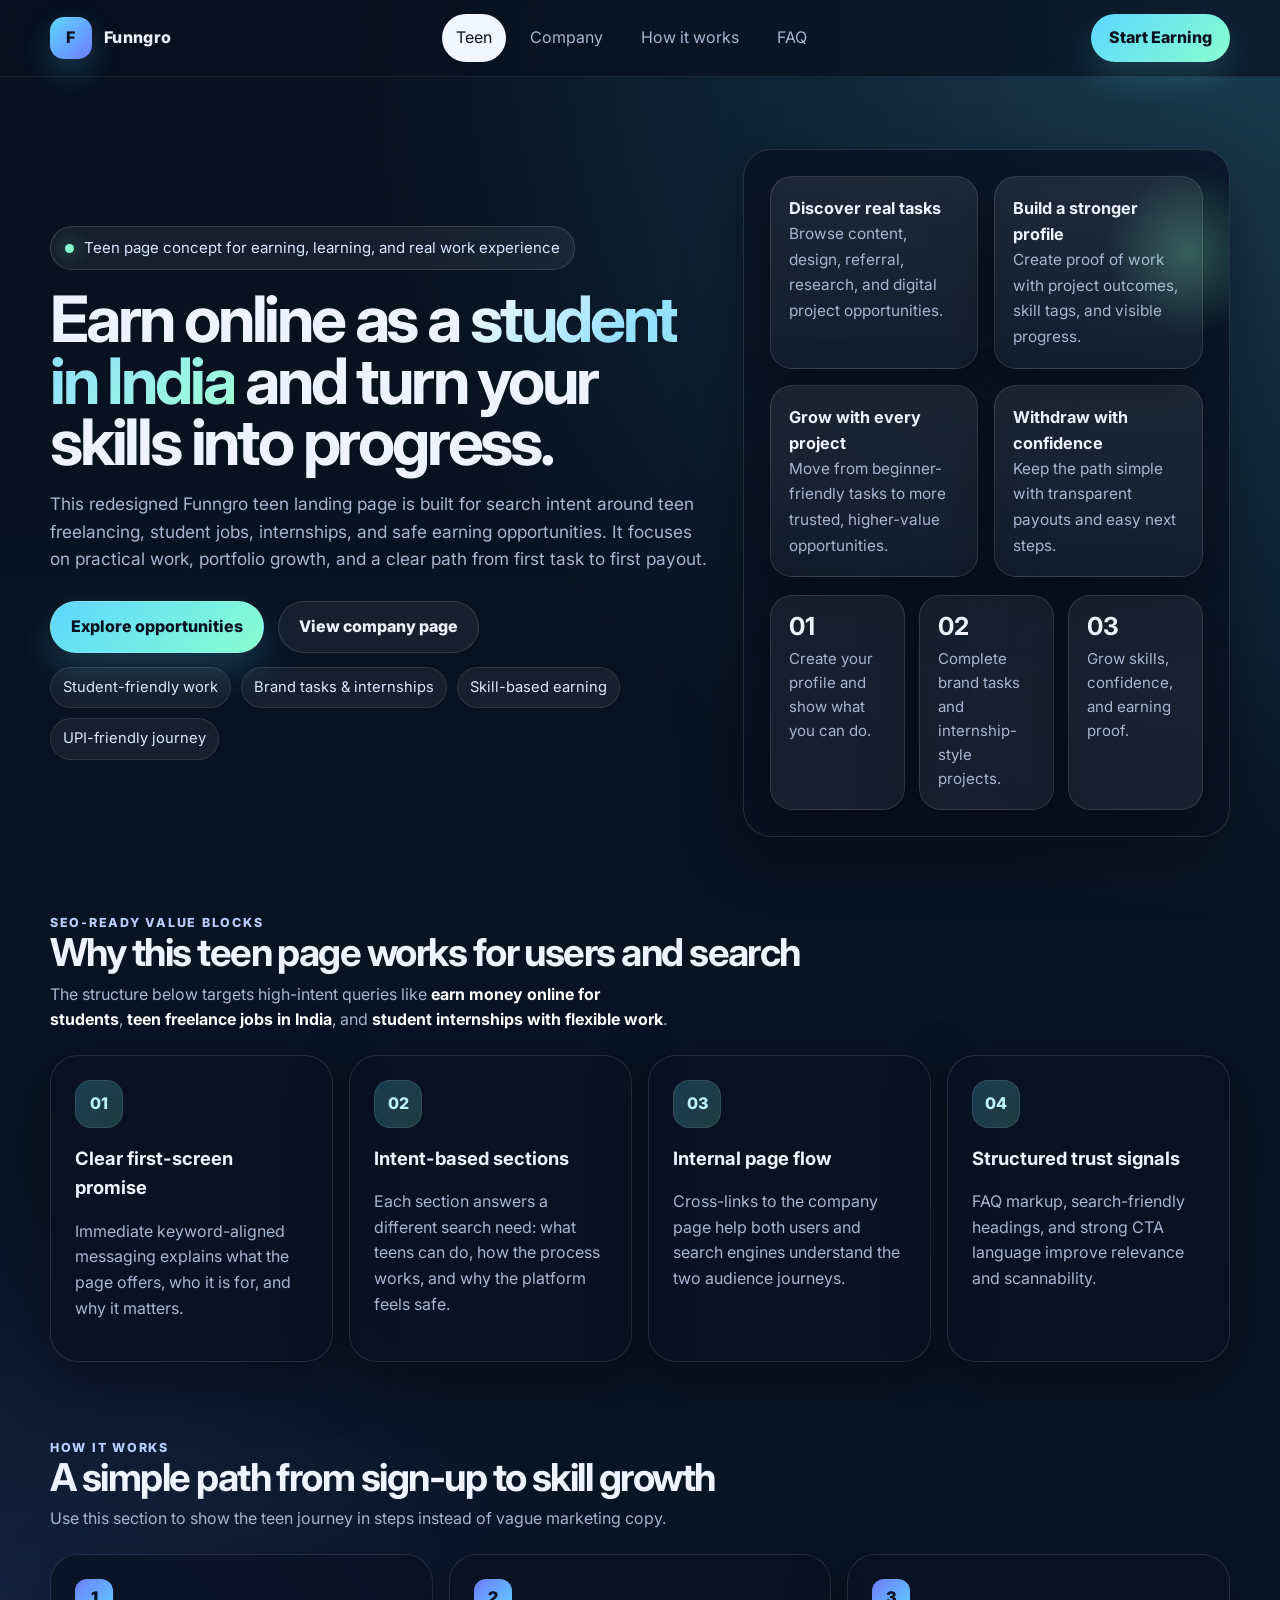
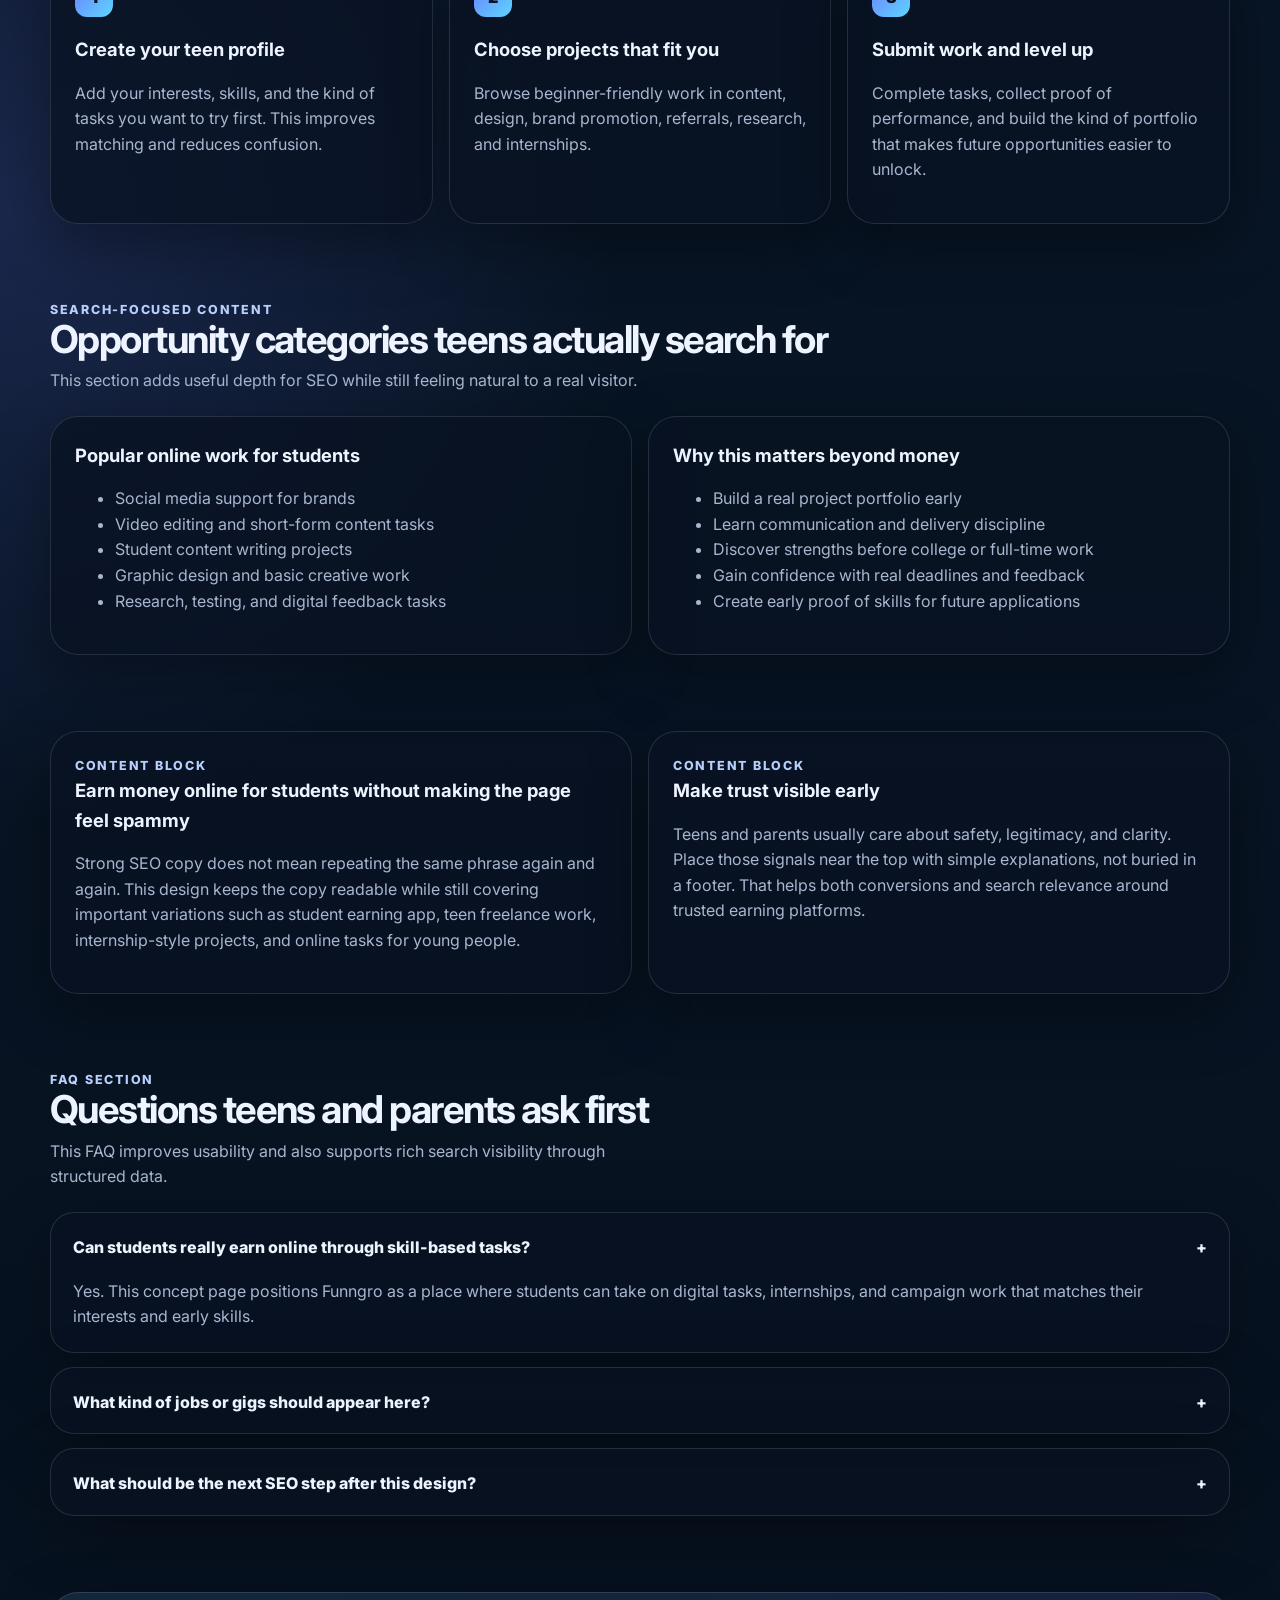
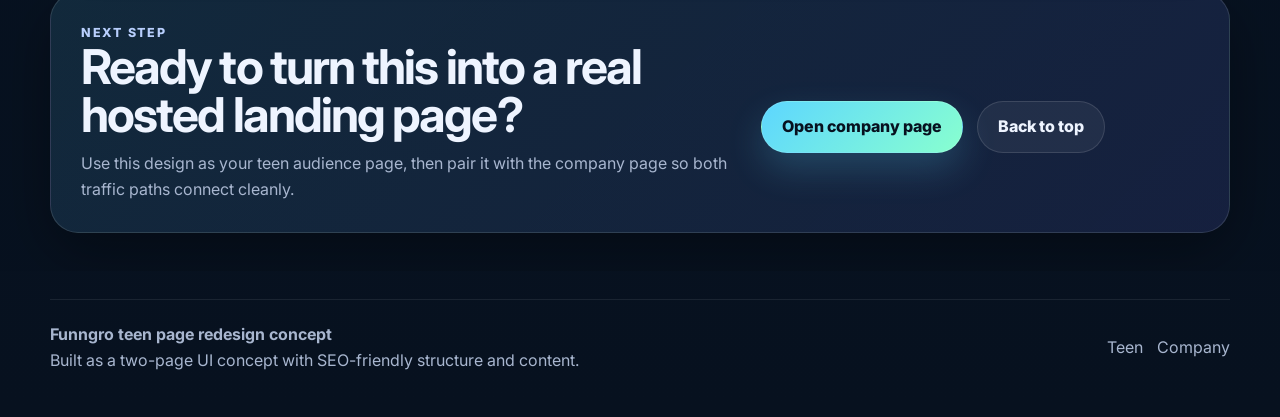
<file: index.html>
<!DOCTYPE html>
<html lang="en">
<head>
  <meta charset="UTF-8" />
  <meta name="viewport" content="width=device-width, initial-scale=1.0" />
  <title>Funngro for Teens | Earn Online, Build Skills & Grow Smarter</title>
  <meta name="description" content="Explore a teen-focused Funngro landing page design with SEO-friendly content around earning online, building skills, brand tasks, internships, and safe UPI payouts in India." />
  <meta name="keywords" content="Funngro teen page, earn online for teens in India, teen freelance jobs India, student earning app, brand tasks for teens, internships for students, UPI payout earning app" />
  <meta name="robots" content="index, follow" />
  <meta property="og:title" content="Funngro for Teens | Earn Online, Build Skills & Grow Smarter" />
  <meta property="og:description" content="A modern, SEO-ready teen page concept for Funngro focused on safe online earning, real brand projects, internships, and skill growth." />
  <meta property="og:type" content="website" />
  <meta property="og:url" content="https://mintymockups.github.io/project/teen" />
  <meta name="twitter:card" content="summary_large_image" />
  <link rel="canonical" href="https://mintymockups.github.io/project/teen" />
  <link rel="preconnect" href="https://fonts.googleapis.com" />
  <link rel="preconnect" href="https://fonts.gstatic.com" crossorigin />
  <link href="https://fonts.googleapis.com/css2?family=Inter:wght@400;500;600;700;800;900&display=swap" rel="stylesheet" />
  <link rel="stylesheet" href="styles.css" />
  <script type="application/ld+json">
  {
    "@context": "https://schema.org",
    "@type": "FAQPage",
    "mainEntity": [
      {
        "@type": "Question",
        "name": "Who can use Funngro?",
        "acceptedAnswer": {
          "@type": "Answer",
          "text": "This concept page targets students and young people looking for brand tasks, internships, and skill-based online earning opportunities in India."
        }
      },
      {
        "@type": "Question",
        "name": "What kind of work can teens do?",
        "acceptedAnswer": {
          "@type": "Answer",
          "text": "Common opportunities include content writing, video editing, social media support, design, research, app testing, referrals, and brand campaigns."
        }
      },
      {
        "@type": "Question",
        "name": "Why is this page SEO-friendly?",
        "acceptedAnswer": {
          "@type": "Answer",
          "text": "The page uses semantic headings, keyword-aligned copy, internal links, structured FAQ markup, clean metadata, and mobile-first layout best practices."
        }
      }
    ]
  }
  </script>
</head>
<body>
  <a class="skip-link" href="#main-content">Skip to content</a>
  <header class="site-header">
    <div class="container nav-wrap">
      <a class="brand" href="teen.html" aria-label="Funngro home">
        <span class="brand-badge">F</span>
        <span>Funngro</span>
      </a>
      <nav class="nav-links" aria-label="Main navigation">
        <a class="active" href="teen.html">Teen</a>
        <a href="company.html">Company</a>
        <a href="#how-it-works">How it works</a>
        <a href="#faq">FAQ</a>
      </nav>
      <a class="nav-cta" href="#start">Start Earning</a>
    </div>
  </header>

  <main id="main-content">
    <section class="hero">
      <div class="container hero-grid">
        <div>
          <div class="eyebrow"><span class="eyebrow-dot"></span> Teen page concept for earning, learning, and real work experience</div>
          <h1>Earn online as a <span class="gradient-text">student in India</span> and turn your skills into progress.</h1>
          <p>
            This redesigned Funngro teen landing page is built for search intent around teen freelancing, student jobs, internships,
            and safe earning opportunities. It focuses on practical work, portfolio growth, and a clear path from first task to first payout.
          </p>
          <div class="button-row">
            <a class="btn btn-primary" href="#start">Explore opportunities</a>
            <a class="btn btn-secondary" href="company.html">View company page</a>
          </div>
          <div class="badge-row" aria-label="Key highlights">
            <span class="badge">Student-friendly work</span>
            <span class="badge">Brand tasks & internships</span>
            <span class="badge">Skill-based earning</span>
            <span class="badge">UPI-friendly journey</span>
          </div>
        </div>

        <aside class="hero-card" aria-label="Teen dashboard preview">
          <div class="panel-grid">
            <div class="panel">
              <strong>Discover real tasks</strong>
              <span>Browse content, design, referral, research, and digital project opportunities.</span>
            </div>
            <div class="panel">
              <strong>Build a stronger profile</strong>
              <span>Create proof of work with project outcomes, skill tags, and visible progress.</span>
            </div>
            <div class="panel">
              <strong>Grow with every project</strong>
              <span>Move from beginner-friendly tasks to more trusted, higher-value opportunities.</span>
            </div>
            <div class="panel">
              <strong>Withdraw with confidence</strong>
              <span>Keep the path simple with transparent payouts and easy next steps.</span>
            </div>
          </div>
          <div class="quick-stats">
            <div class="stat-card">
              <strong>01</strong>
              <span>Create your profile and show what you can do.</span>
            </div>
            <div class="stat-card">
              <strong>02</strong>
              <span>Complete brand tasks and internship-style projects.</span>
            </div>
            <div class="stat-card">
              <strong>03</strong>
              <span>Grow skills, confidence, and earning proof.</span>
            </div>
          </div>
        </aside>
      </div>
    </section>

    <section class="section">
      <div class="container">
        <div class="section-head">
          <div>
            <div class="kicker">SEO-ready value blocks</div>
            <h2>Why this teen page works for users and search</h2>
            <p>
              The structure below targets high-intent queries like <span class="highlight">earn money online for students</span>,
              <span class="highlight">teen freelance jobs in India</span>, and <span class="highlight">student internships with flexible work</span>.
            </p>
          </div>
        </div>
        <div class="grid-4">
          <article class="feature-card">
            <div class="card-icon">01</div>
            <h3>Clear first-screen promise</h3>
            <p>Immediate keyword-aligned messaging explains what the page offers, who it is for, and why it matters.</p>
          </article>
          <article class="feature-card">
            <div class="card-icon">02</div>
            <h3>Intent-based sections</h3>
            <p>Each section answers a different search need: what teens can do, how the process works, and why the platform feels safe.</p>
          </article>
          <article class="feature-card">
            <div class="card-icon">03</div>
            <h3>Internal page flow</h3>
            <p>Cross-links to the company page help both users and search engines understand the two audience journeys.</p>
          </article>
          <article class="feature-card">
            <div class="card-icon">04</div>
            <h3>Structured trust signals</h3>
            <p>FAQ markup, search-friendly headings, and strong CTA language improve relevance and scannability.</p>
          </article>
        </div>
      </div>
    </section>

    <section class="section" id="how-it-works">
      <div class="container">
        <div class="section-head">
          <div>
            <div class="kicker">How it works</div>
            <h2>A simple path from sign-up to skill growth</h2>
            <p>Use this section to show the teen journey in steps instead of vague marketing copy.</p>
          </div>
        </div>
        <div class="grid-3">
          <article class="step">
            <div class="step-index">1</div>
            <h3>Create your teen profile</h3>
            <p>Add your interests, skills, and the kind of tasks you want to try first. This improves matching and reduces confusion.</p>
          </article>
          <article class="step">
            <div class="step-index">2</div>
            <h3>Choose projects that fit you</h3>
            <p>Browse beginner-friendly work in content, design, brand promotion, referrals, research, and internships.</p>
          </article>
          <article class="step">
            <div class="step-index">3</div>
            <h3>Submit work and level up</h3>
            <p>Complete tasks, collect proof of performance, and build the kind of portfolio that makes future opportunities easier to unlock.</p>
          </article>
        </div>
      </div>
    </section>

    <section class="section">
      <div class="container">
        <div class="section-head">
          <div>
            <div class="kicker">Search-focused content</div>
            <h2>Opportunity categories teens actually search for</h2>
            <p>This section adds useful depth for SEO while still feeling natural to a real visitor.</p>
          </div>
        </div>
        <div class="grid-2">
          <article class="list-card">
            <h3>Popular online work for students</h3>
            <ul>
              <li>Social media support for brands</li>
              <li>Video editing and short-form content tasks</li>
              <li>Student content writing projects</li>
              <li>Graphic design and basic creative work</li>
              <li>Research, testing, and digital feedback tasks</li>
            </ul>
          </article>
          <article class="list-card">
            <h3>Why this matters beyond money</h3>
            <ul>
              <li>Build a real project portfolio early</li>
              <li>Learn communication and delivery discipline</li>
              <li>Discover strengths before college or full-time work</li>
              <li>Gain confidence with real deadlines and feedback</li>
              <li>Create early proof of skills for future applications</li>
            </ul>
          </article>
        </div>
      </div>
    </section>

    <section class="section">
      <div class="container">
        <div class="grid-2">
          <article class="story-card">
            <div class="kicker">Content block</div>
            <h3>Earn money online for students without making the page feel spammy</h3>
            <p>
              Strong SEO copy does not mean repeating the same phrase again and again. This design keeps the copy readable while still covering
              important variations such as student earning app, teen freelance work, internship-style projects, and online tasks for young people.
            </p>
          </article>
          <article class="story-card">
            <div class="kicker">Content block</div>
            <h3>Make trust visible early</h3>
            <p>
              Teens and parents usually care about safety, legitimacy, and clarity. Place those signals near the top with simple explanations,
              not buried in a footer. That helps both conversions and search relevance around trusted earning platforms.
            </p>
          </article>
        </div>
      </div>
    </section>

    <section class="section" id="faq">
      <div class="container">
        <div class="section-head">
          <div>
            <div class="kicker">FAQ section</div>
            <h2>Questions teens and parents ask first</h2>
            <p>This FAQ improves usability and also supports rich search visibility through structured data.</p>
          </div>
        </div>
        <div class="faq-wrap">
          <article class="faq-item open">
            <button class="faq-toggle" aria-expanded="true">Can students really earn online through skill-based tasks?<span>+</span></button>
            <div class="faq-content">
              <div class="faq-content-inner">Yes. This concept page positions Funngro as a place where students can take on digital tasks, internships, and campaign work that matches their interests and early skills.</div>
            </div>
          </article>
          <article class="faq-item">
            <button class="faq-toggle" aria-expanded="false">What kind of jobs or gigs should appear here?<span>+</span></button>
            <div class="faq-content">
              <div class="faq-content-inner">Content writing, video editing, social media support, brand promotions, referrals, testing, design, and research are all strong categories for a teen-focused work page.</div>
            </div>
          </article>
          <article class="faq-item">
            <button class="faq-toggle" aria-expanded="false">What should be the next SEO step after this design?<span>+</span></button>
            <div class="faq-content">
              <div class="faq-content-inner">Publish these pages on clean URLs, connect them with sitemap and robots files, add page speed optimization, and build supporting blog pages around teen earning and student freelancing topics.</div>
            </div>
          </article>
        </div>
      </div>
    </section>

    <section class="section" id="start">
      <div class="container">
        <div class="cta-panel">
          <div>
            <div class="kicker">Next step</div>
            <h2>Ready to turn this into a real hosted landing page?</h2>
            <p>Use this design as your teen audience page, then pair it with the company page so both traffic paths connect cleanly.</p>
          </div>
          <div class="button-row">
            <a class="btn btn-primary" href="company.html">Open company page</a>
            <a class="btn btn-secondary" href="#top">Back to top</a>
          </div>
        </div>
      </div>
    </section>
  </main>

  <footer class="site-footer">
    <div class="container footer-grid">
      <div>
        <strong>Funngro teen page redesign concept</strong>
        <div class="copy-muted">Built as a two-page UI concept with SEO-friendly structure and content.</div>
      </div>
      <nav class="footer-nav" aria-label="Footer navigation">
        <a href="teen.html">Teen</a>
        <a href="company.html">Company</a>
      </nav>
    </div>
  </footer>

  <script src="app.js"></script>
</body>
</html>
</file>
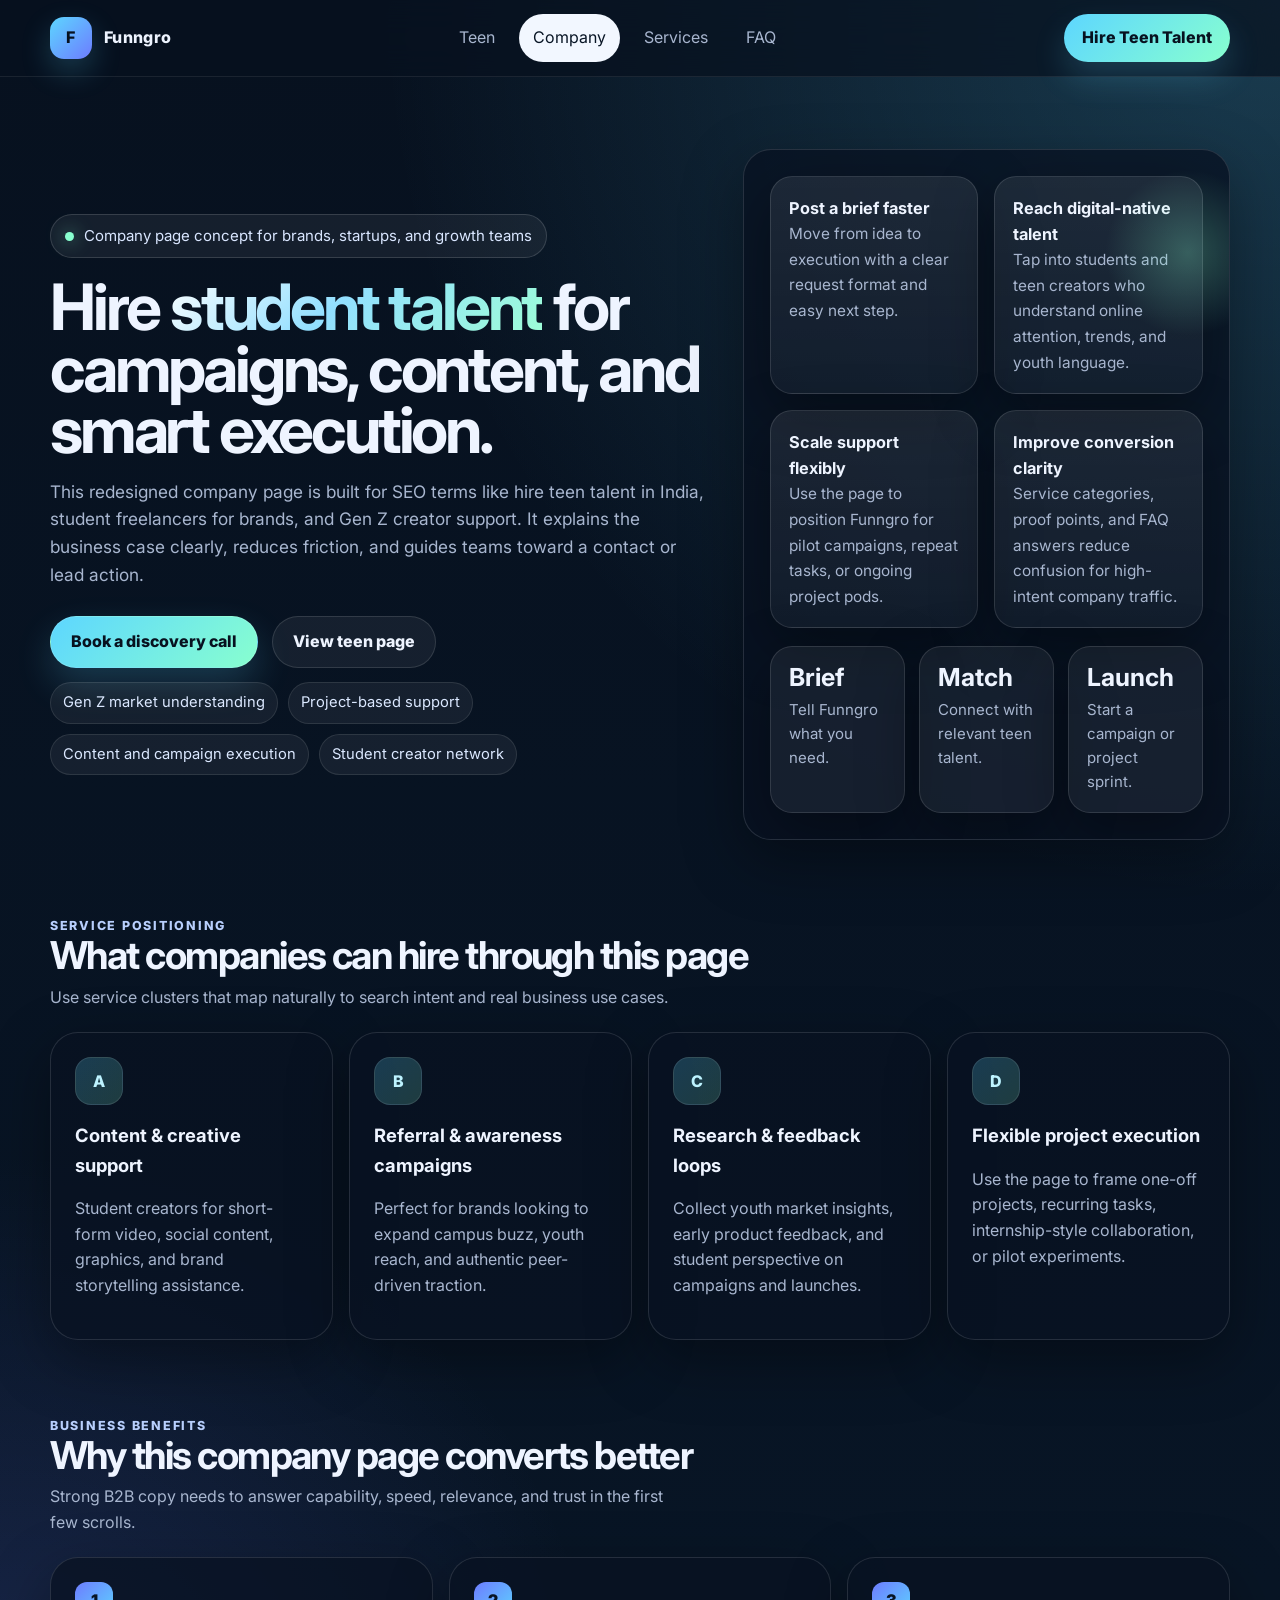
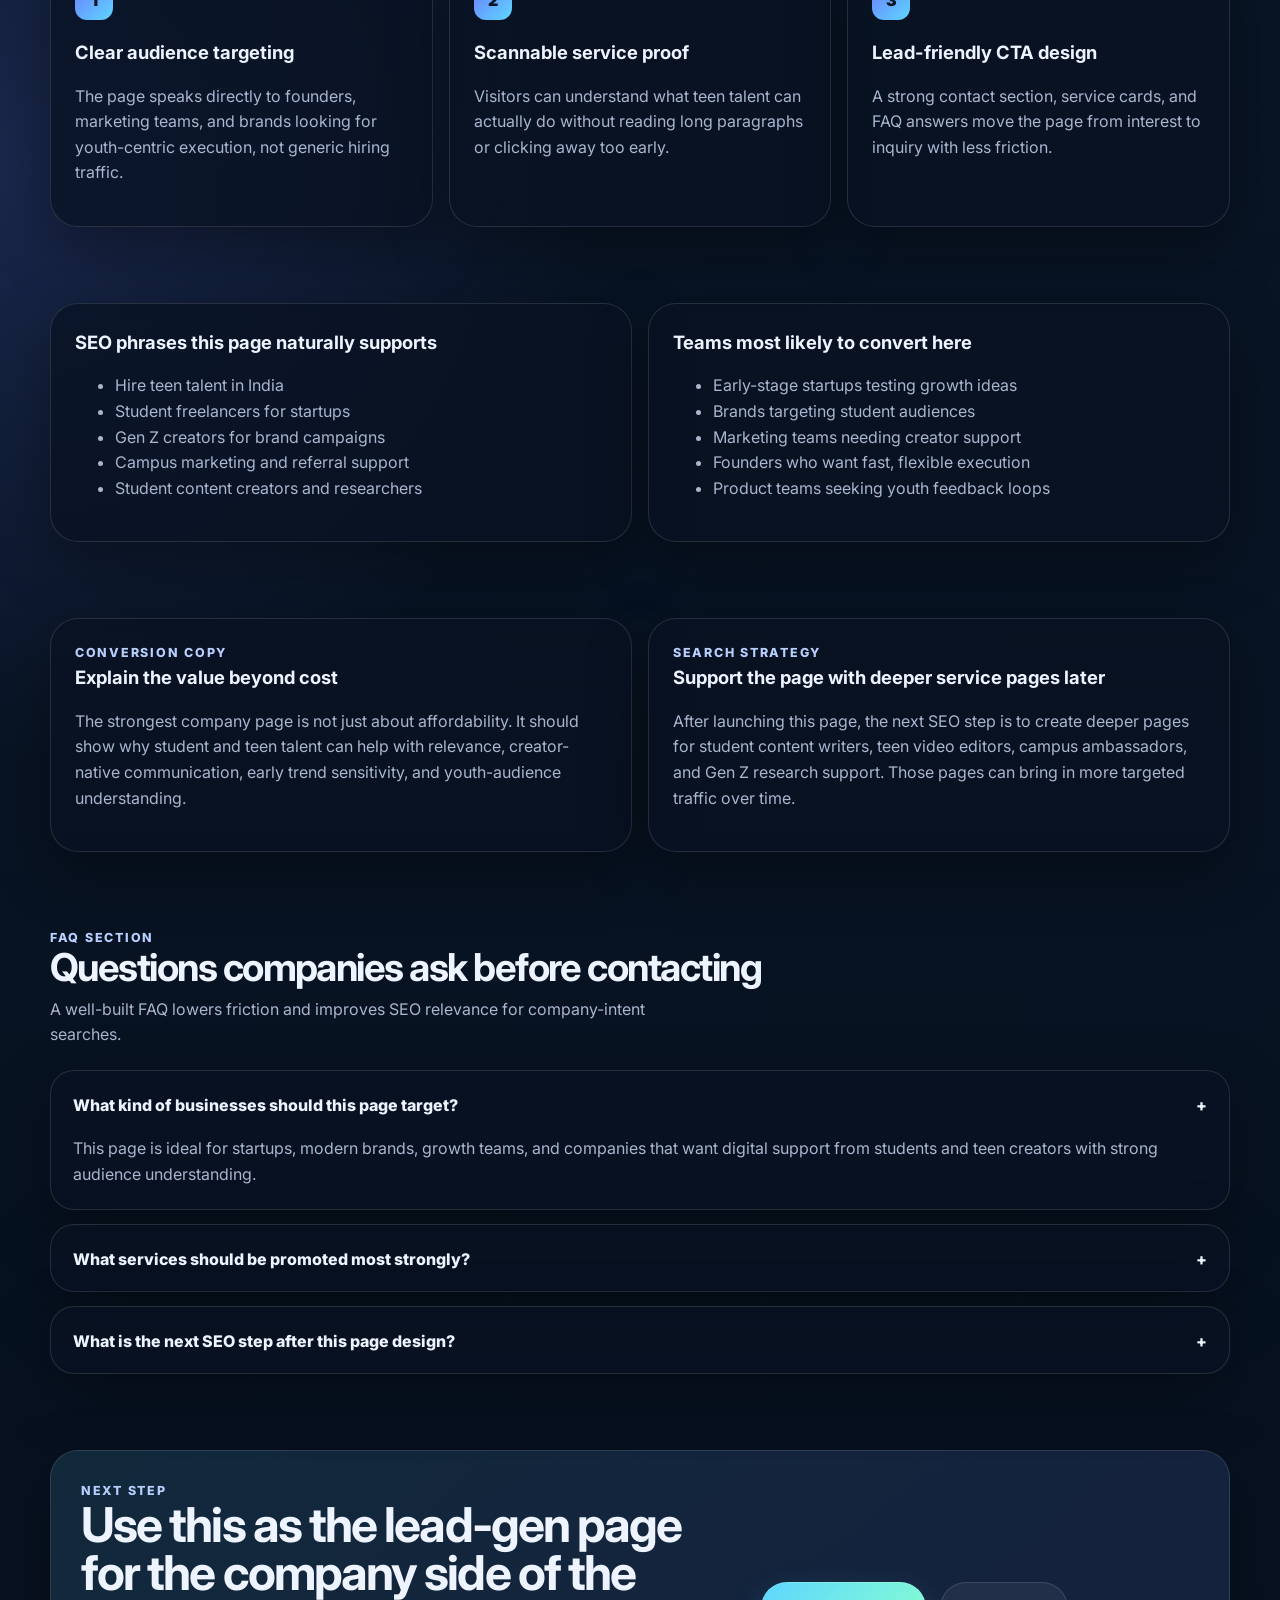
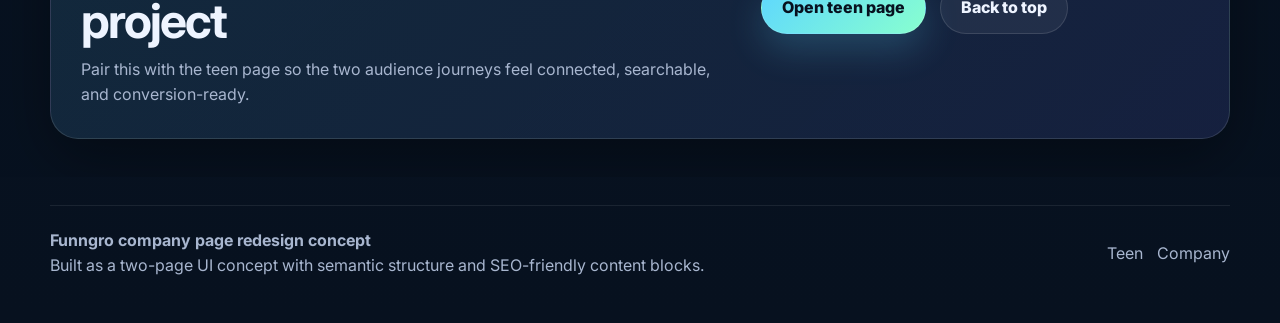
<file: company.html>
<!DOCTYPE html>
<html lang="en">
<head>
  <meta charset="UTF-8" />
  <meta name="viewport" content="width=device-width, initial-scale=1.0" />
  <title>Funngro for Companies | Hire Teen Talent & Student Creators</title>
  <meta name="description" content="Explore a modern company page design for Funngro with SEO-friendly content focused on hiring teen talent, student creators, brand campaign support, and flexible project execution in India." />
  <meta name="keywords" content="Funngro company page, hire teen talent India, student freelancers India, student creators for brands, teen marketing support, Gen Z talent platform, hire young creators" />
  <meta name="robots" content="index, follow" />
  <meta property="og:title" content="Funngro for Companies | Hire Teen Talent & Student Creators" />
  <meta property="og:description" content="A responsive and SEO-ready company page concept for Funngro to attract brands, startups, and growth teams looking for student talent." />
  <meta property="og:type" content="website" />
  <meta property="og:url" content="https://mintymockups.github.io/project/company" />
  <meta name="twitter:card" content="summary_large_image" />
  <link rel="canonical" href="https://mintymockups.github.io/project/company" />
  <link rel="preconnect" href="https://fonts.googleapis.com" />
  <link rel="preconnect" href="https://fonts.gstatic.com" crossorigin />
  <link href="https://fonts.googleapis.com/css2?family=Inter:wght@400;500;600;700;800;900&display=swap" rel="stylesheet" />
  <link rel="stylesheet" href="styles.css" />
  <script type="application/ld+json">
  {
    "@context": "https://schema.org",
    "@type": "FAQPage",
    "mainEntity": [
      {
        "@type": "Question",
        "name": "Why would a company hire teen talent?",
        "acceptedAnswer": {
          "@type": "Answer",
          "text": "Teen and student talent can support content, research, referrals, design, creator tasks, and campaign execution with fresh audience understanding and flexible project support."
        }
      },
      {
        "@type": "Question",
        "name": "What services should this company page highlight?",
        "acceptedAnswer": {
          "@type": "Answer",
          "text": "Useful service clusters include social media support, referral campaigns, market research, testing, content creation, campus outreach, and Gen Z insights."
        }
      },
      {
        "@type": "Question",
        "name": "What makes the page SEO-friendly?",
        "acceptedAnswer": {
          "@type": "Answer",
          "text": "It uses keyword-focused headings, scannable service blocks, internal links, strong metadata, and structured FAQ markup aligned to company search intent."
        }
      }
    ]
  }
  </script>
</head>
<body>
  <a class="skip-link" href="#main-content">Skip to content</a>
  <header class="site-header">
    <div class="container nav-wrap">
      <a class="brand" href="company.html" aria-label="Funngro home">
        <span class="brand-badge">F</span>
        <span>Funngro</span>
      </a>
      <nav class="nav-links" aria-label="Main navigation">
        <a href="index.html">Teen</a>
        <a class="active" href="company.html">Company</a>
        <a href="/services">Services</a>
        <a href="/faq">FAQ</a>
      </nav>
      <a class="nav-cta" href="#contact">Hire Teen Talent</a>
    </div>
  </header>

  <main id="main-content">
    <section class="hero">
      <div class="container hero-grid">
        <div>
          <div class="eyebrow"><span class="eyebrow-dot"></span> Company page concept for brands, startups, and growth teams</div>
          <h1>Hire <span class="gradient-text">student talent</span> for campaigns, content, and smart execution.</h1>
          <p>
            This redesigned company page is built for SEO terms like hire teen talent in India, student freelancers for brands,
            and Gen Z creator support. It explains the business case clearly, reduces friction, and guides teams toward a contact or lead action.
          </p>
          <div class="button-row">
            <a class="btn btn-primary" href="#contact">Book a discovery call</a>
            <a class="btn btn-secondary" href=".htmindexl">View teen page</a>
          </div>
          <div class="badge-row" aria-label="Company highlights">
            <span class="badge">Gen Z market understanding</span>
            <span class="badge">Project-based support</span>
            <span class="badge">Content and campaign execution</span>
            <span class="badge">Student creator network</span>
          </div>
        </div>

        <aside class="hero-card" aria-label="Company workflow preview">
          <div class="panel-grid">
            <div class="panel">
              <strong>Post a brief faster</strong>
              <span>Move from idea to execution with a clear request format and easy next step.</span>
            </div>
            <div class="panel">
              <strong>Reach digital-native talent</strong>
              <span>Tap into students and teen creators who understand online attention, trends, and youth language.</span>
            </div>
            <div class="panel">
              <strong>Scale support flexibly</strong>
              <span>Use the page to position Funngro for pilot campaigns, repeat tasks, or ongoing project pods.</span>
            </div>
            <div class="panel">
              <strong>Improve conversion clarity</strong>
              <span>Service categories, proof points, and FAQ answers reduce confusion for high-intent company traffic.</span>
            </div>
          </div>
          <div class="quick-stats">
            <div class="stat-card">
              <strong>Brief</strong>
              <span>Tell Funngro what you need.</span>
            </div>
            <div class="stat-card">
              <strong>Match</strong>
              <span>Connect with relevant teen talent.</span>
            </div>
            <div class="stat-card">
              <strong>Launch</strong>
              <span>Start a campaign or project sprint.</span>
            </div>
          </div>
        </aside>
      </div>
    </section>

    <section class="section" id="services">
      <div class="container">
        <div class="section-head">
          <div>
            <div class="kicker">Service positioning</div>
            <h2>What companies can hire through this page</h2>
            <p>Use service clusters that map naturally to search intent and real business use cases.</p>
          </div>
        </div>
        <div class="grid-4">
          <article class="feature-card">
            <div class="card-icon">A</div>
            <h3>Content & creative support</h3>
            <p>Student creators for short-form video, social content, graphics, and brand storytelling assistance.</p>
          </article>
          <article class="feature-card">
            <div class="card-icon">B</div>
            <h3>Referral & awareness campaigns</h3>
            <p>Perfect for brands looking to expand campus buzz, youth reach, and authentic peer-driven traction.</p>
          </article>
          <article class="feature-card">
            <div class="card-icon">C</div>
            <h3>Research & feedback loops</h3>
            <p>Collect youth market insights, early product feedback, and student perspective on campaigns and launches.</p>
          </article>
          <article class="feature-card">
            <div class="card-icon">D</div>
            <h3>Flexible project execution</h3>
            <p>Use the page to frame one-off projects, recurring tasks, internship-style collaboration, or pilot experiments.</p>
          </article>
        </div>
      </div>
    </section>

    <section class="section">
      <div class="container">
        <div class="section-head">
          <div>
            <div class="kicker">Business benefits</div>
            <h2>Why this company page converts better</h2>
            <p>Strong B2B copy needs to answer capability, speed, relevance, and trust in the first few scrolls.</p>
          </div>
        </div>
        <div class="grid-3">
          <article class="step">
            <div class="step-index">1</div>
            <h3>Clear audience targeting</h3>
            <p>The page speaks directly to founders, marketing teams, and brands looking for youth-centric execution, not generic hiring traffic.</p>
          </article>
          <article class="step">
            <div class="step-index">2</div>
            <h3>Scannable service proof</h3>
            <p>Visitors can understand what teen talent can actually do without reading long paragraphs or clicking away too early.</p>
          </article>
          <article class="step">
            <div class="step-index">3</div>
            <h3>Lead-friendly CTA design</h3>
            <p>A strong contact section, service cards, and FAQ answers move the page from interest to inquiry with less friction.</p>
          </article>
        </div>
      </div>
    </section>

    <section class="section">
      <div class="container">
        <div class="grid-2">
          <article class="list-card">
            <h3>SEO phrases this page naturally supports</h3>
            <ul>
              <li>Hire teen talent in India</li>
              <li>Student freelancers for startups</li>
              <li>Gen Z creators for brand campaigns</li>
              <li>Campus marketing and referral support</li>
              <li>Student content creators and researchers</li>
            </ul>
          </article>
          <article class="list-card">
            <h3>Teams most likely to convert here</h3>
            <ul>
              <li>Early-stage startups testing growth ideas</li>
              <li>Brands targeting student audiences</li>
              <li>Marketing teams needing creator support</li>
              <li>Founders who want fast, flexible execution</li>
              <li>Product teams seeking youth feedback loops</li>
            </ul>
          </article>
        </div>
      </div>
    </section>

    <section class="section">
      <div class="container">
        <div class="grid-2">
          <article class="story-card">
            <div class="kicker">Conversion copy</div>
            <h3>Explain the value beyond cost</h3>
            <p>
              The strongest company page is not just about affordability. It should show why student and teen talent can help with relevance,
              creator-native communication, early trend sensitivity, and youth-audience understanding.
            </p>
          </article>
          <article class="story-card">
            <div class="kicker">Search strategy</div>
            <h3>Support the page with deeper service pages later</h3>
            <p>
              After launching this page, the next SEO step is to create deeper pages for student content writers, teen video editors,
              campus ambassadors, and Gen Z research support. Those pages can bring in more targeted traffic over time.
            </p>
          </article>
        </div>
      </div>
    </section>

    <section class="section" id="faq">
      <div class="container">
        <div class="section-head">
          <div>
            <div class="kicker">FAQ section</div>
            <h2>Questions companies ask before contacting</h2>
            <p>A well-built FAQ lowers friction and improves SEO relevance for company-intent searches.</p>
          </div>
        </div>
        <div class="faq-wrap">
          <article class="faq-item open">
            <button class="faq-toggle" aria-expanded="true">What kind of businesses should this page target?<span>+</span></button>
            <div class="faq-content">
              <div class="faq-content-inner">This page is ideal for startups, modern brands, growth teams, and companies that want digital support from students and teen creators with strong audience understanding.</div>
            </div>
          </article>
          <article class="faq-item">
            <button class="faq-toggle" aria-expanded="false">What services should be promoted most strongly?<span>+</span></button>
            <div class="faq-content">
              <div class="faq-content-inner">Brand campaigns, referral programs, creator support, content work, research, product feedback, and campus-focused promotion are strong service anchors for this page.</div>
            </div>
          </article>
          <article class="faq-item">
            <button class="faq-toggle" aria-expanded="false">What is the next SEO step after this page design?<span>+</span></button>
            <div class="faq-content">
              <div class="faq-content-inner">Add individual service landing pages, connect them in the sitemap, publish proof-driven case studies, and improve page speed, internal links, and search snippets.</div>
            </div>
          </article>
        </div>
      </div>
    </section>

    <section class="section" id="contact">
      <div class="container">
        <div class="cta-panel">
          <div>
            <div class="kicker">Next step</div>
            <h2>Use this as the lead-gen page for the company side of the project</h2>
            <p>Pair this with the teen page so the two audience journeys feel connected, searchable, and conversion-ready.</p>
          </div>
          <div class="button-row">
            <a class="btn btn-primary" href="index.html">Open teen page</a>
            <a class="btn btn-secondary" href="#top">Back to top</a>
          </div>
        </div>
      </div>
    </section>
  </main>

  <footer class="site-footer">
    <div class="container footer-grid">
      <div>
        <strong>Funngro company page redesign concept</strong>
        <div class="copy-muted">Built as a two-page UI concept with semantic structure and SEO-friendly content blocks.</div>
      </div>
      <nav class="footer-nav" aria-label="Footer navigation">
        <a href="teen.html">Teen</a>
        <a href="company.html">Company</a>
      </nav>
    </div>
  </footer>

  <script src="app.js"></script>
</body>
</html>
</file>
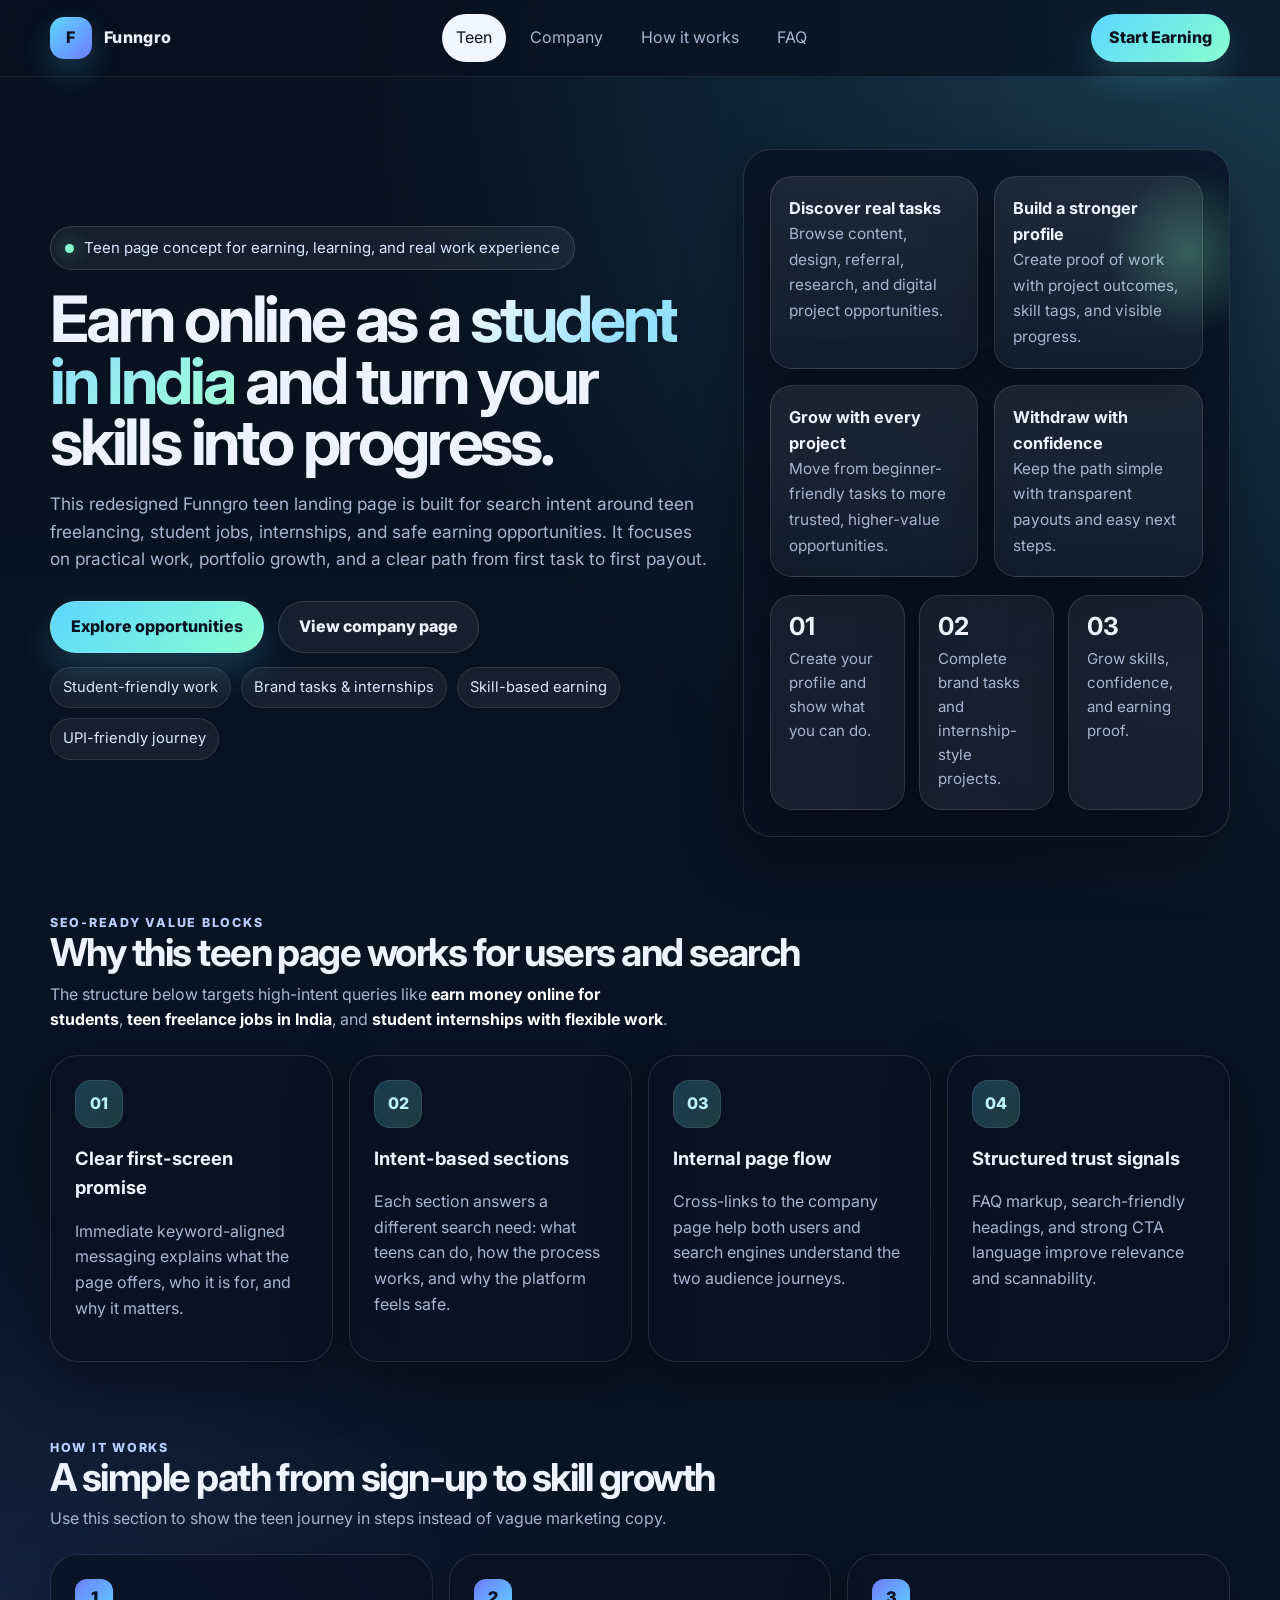
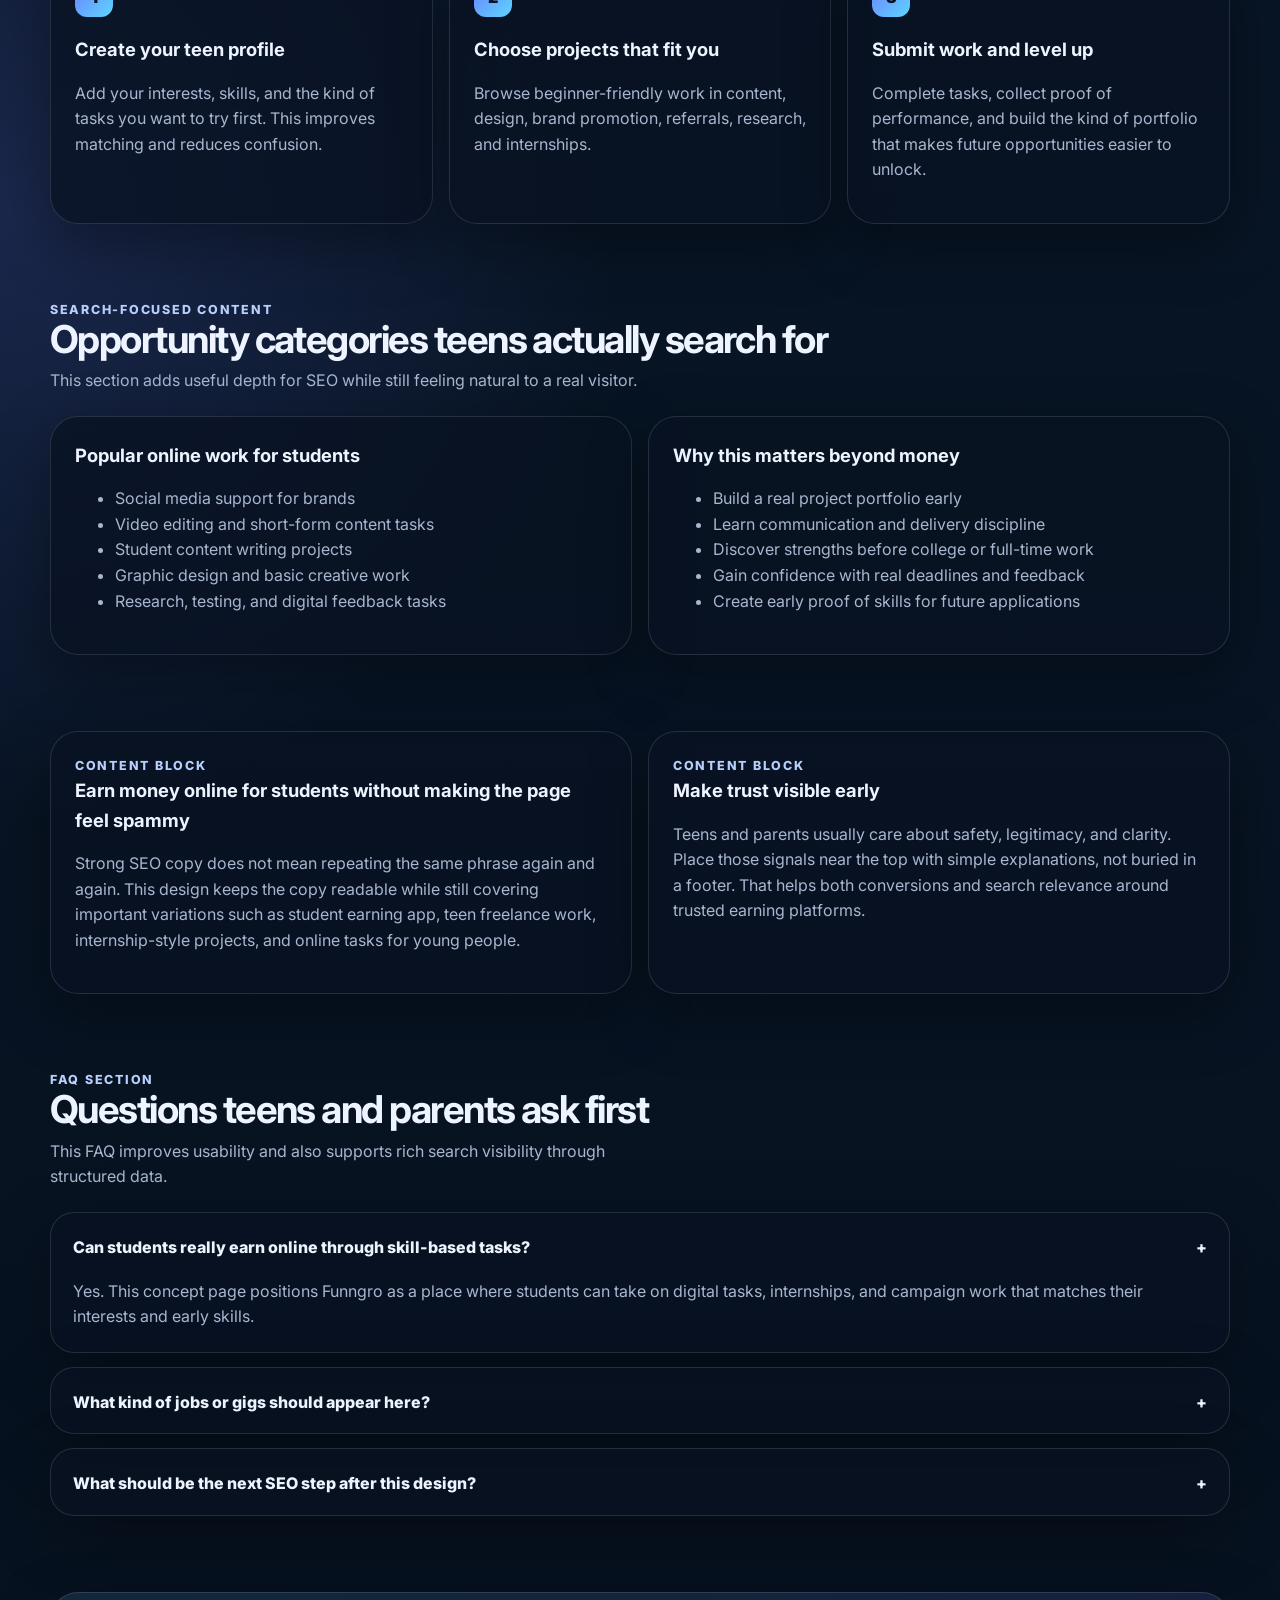
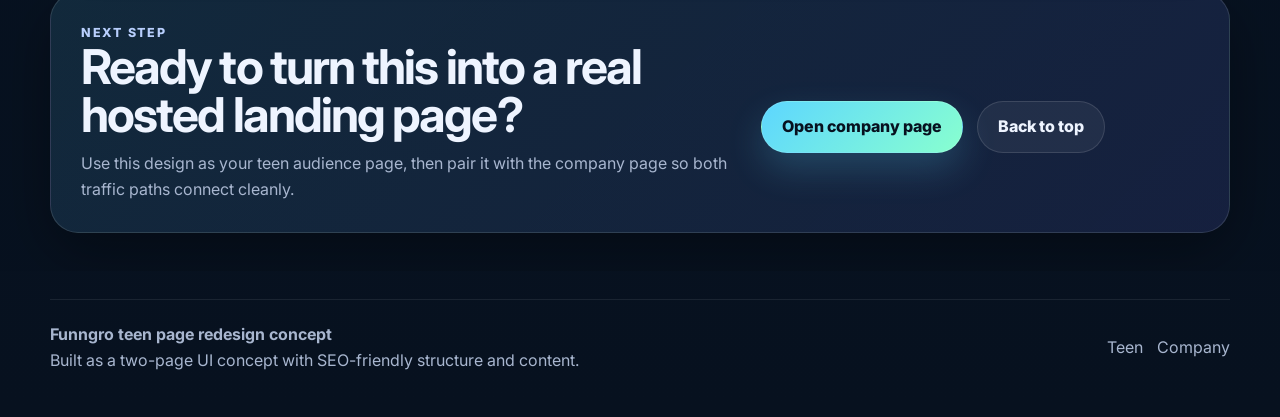
<file: teen.html>
<!DOCTYPE html>
<html lang="en">
<head>
  <meta charset="UTF-8" />
  <meta name="viewport" content="width=device-width, initial-scale=1.0" />
  <title>Funngro for Teens | Earn Online, Build Skills & Grow Smarter</title>
  <meta name="description" content="Explore a teen-focused Funngro landing page design with SEO-friendly content around earning online, building skills, brand tasks, internships, and safe UPI payouts in India." />
  <meta name="keywords" content="Funngro teen page, earn online for teens in India, teen freelance jobs India, student earning app, brand tasks for teens, internships for students, UPI payout earning app" />
  <meta name="robots" content="index, follow" />
  <meta property="og:title" content="Funngro for Teens | Earn Online, Build Skills & Grow Smarter" />
  <meta property="og:description" content="A modern, SEO-ready teen page concept for Funngro focused on safe online earning, real brand projects, internships, and skill growth." />
  <meta property="og:type" content="website" />
  <meta property="og:url" content="https://yourdomain.com/teen" />
  <meta name="twitter:card" content="summary_large_image" />
  <link rel="canonical" href="https://yourdomain.com/teen" />
  <link rel="preconnect" href="https://fonts.googleapis.com" />
  <link rel="preconnect" href="https://fonts.gstatic.com" crossorigin />
  <link href="https://fonts.googleapis.com/css2?family=Inter:wght@400;500;600;700;800;900&display=swap" rel="stylesheet" />
  <link rel="stylesheet" href="styles.css" />
  <script type="application/ld+json">
  {
    "@context": "https://schema.org",
    "@type": "FAQPage",
    "mainEntity": [
      {
        "@type": "Question",
        "name": "Who can use Funngro?",
        "acceptedAnswer": {
          "@type": "Answer",
          "text": "This concept page targets students and young people looking for brand tasks, internships, and skill-based online earning opportunities in India."
        }
      },
      {
        "@type": "Question",
        "name": "What kind of work can teens do?",
        "acceptedAnswer": {
          "@type": "Answer",
          "text": "Common opportunities include content writing, video editing, social media support, design, research, app testing, referrals, and brand campaigns."
        }
      },
      {
        "@type": "Question",
        "name": "Why is this page SEO-friendly?",
        "acceptedAnswer": {
          "@type": "Answer",
          "text": "The page uses semantic headings, keyword-aligned copy, internal links, structured FAQ markup, clean metadata, and mobile-first layout best practices."
        }
      }
    ]
  }
  </script>
</head>
<body>
  <a class="skip-link" href="#main-content">Skip to content</a>
  <header class="site-header">
    <div class="container nav-wrap">
      <a class="brand" href="teen.html" aria-label="Funngro home">
        <span class="brand-badge">F</span>
        <span>Funngro</span>
      </a>
      <nav class="nav-links" aria-label="Main navigation">
        <a class="active" href="teen.html">Teen</a>
        <a href="company.html">Company</a>
        <a href="#how-it-works">How it works</a>
        <a href="#faq">FAQ</a>
      </nav>
      <a class="nav-cta" href="#start">Start Earning</a>
    </div>
  </header>

  <main id="main-content">
    <section class="hero">
      <div class="container hero-grid">
        <div>
          <div class="eyebrow"><span class="eyebrow-dot"></span> Teen page concept for earning, learning, and real work experience</div>
          <h1>Earn online as a <span class="gradient-text">student in India</span> and turn your skills into progress.</h1>
          <p>
            This redesigned Funngro teen landing page is built for search intent around teen freelancing, student jobs, internships,
            and safe earning opportunities. It focuses on practical work, portfolio growth, and a clear path from first task to first payout.
          </p>
          <div class="button-row">
            <a class="btn btn-primary" href="#start">Explore opportunities</a>
            <a class="btn btn-secondary" href="company.html">View company page</a>
          </div>
          <div class="badge-row" aria-label="Key highlights">
            <span class="badge">Student-friendly work</span>
            <span class="badge">Brand tasks & internships</span>
            <span class="badge">Skill-based earning</span>
            <span class="badge">UPI-friendly journey</span>
          </div>
        </div>

        <aside class="hero-card" aria-label="Teen dashboard preview">
          <div class="panel-grid">
            <div class="panel">
              <strong>Discover real tasks</strong>
              <span>Browse content, design, referral, research, and digital project opportunities.</span>
            </div>
            <div class="panel">
              <strong>Build a stronger profile</strong>
              <span>Create proof of work with project outcomes, skill tags, and visible progress.</span>
            </div>
            <div class="panel">
              <strong>Grow with every project</strong>
              <span>Move from beginner-friendly tasks to more trusted, higher-value opportunities.</span>
            </div>
            <div class="panel">
              <strong>Withdraw with confidence</strong>
              <span>Keep the path simple with transparent payouts and easy next steps.</span>
            </div>
          </div>
          <div class="quick-stats">
            <div class="stat-card">
              <strong>01</strong>
              <span>Create your profile and show what you can do.</span>
            </div>
            <div class="stat-card">
              <strong>02</strong>
              <span>Complete brand tasks and internship-style projects.</span>
            </div>
            <div class="stat-card">
              <strong>03</strong>
              <span>Grow skills, confidence, and earning proof.</span>
            </div>
          </div>
        </aside>
      </div>
    </section>

    <section class="section">
      <div class="container">
        <div class="section-head">
          <div>
            <div class="kicker">SEO-ready value blocks</div>
            <h2>Why this teen page works for users and search</h2>
            <p>
              The structure below targets high-intent queries like <span class="highlight">earn money online for students</span>,
              <span class="highlight">teen freelance jobs in India</span>, and <span class="highlight">student internships with flexible work</span>.
            </p>
          </div>
        </div>
        <div class="grid-4">
          <article class="feature-card">
            <div class="card-icon">01</div>
            <h3>Clear first-screen promise</h3>
            <p>Immediate keyword-aligned messaging explains what the page offers, who it is for, and why it matters.</p>
          </article>
          <article class="feature-card">
            <div class="card-icon">02</div>
            <h3>Intent-based sections</h3>
            <p>Each section answers a different search need: what teens can do, how the process works, and why the platform feels safe.</p>
          </article>
          <article class="feature-card">
            <div class="card-icon">03</div>
            <h3>Internal page flow</h3>
            <p>Cross-links to the company page help both users and search engines understand the two audience journeys.</p>
          </article>
          <article class="feature-card">
            <div class="card-icon">04</div>
            <h3>Structured trust signals</h3>
            <p>FAQ markup, search-friendly headings, and strong CTA language improve relevance and scannability.</p>
          </article>
        </div>
      </div>
    </section>

    <section class="section" id="how-it-works">
      <div class="container">
        <div class="section-head">
          <div>
            <div class="kicker">How it works</div>
            <h2>A simple path from sign-up to skill growth</h2>
            <p>Use this section to show the teen journey in steps instead of vague marketing copy.</p>
          </div>
        </div>
        <div class="grid-3">
          <article class="step">
            <div class="step-index">1</div>
            <h3>Create your teen profile</h3>
            <p>Add your interests, skills, and the kind of tasks you want to try first. This improves matching and reduces confusion.</p>
          </article>
          <article class="step">
            <div class="step-index">2</div>
            <h3>Choose projects that fit you</h3>
            <p>Browse beginner-friendly work in content, design, brand promotion, referrals, research, and internships.</p>
          </article>
          <article class="step">
            <div class="step-index">3</div>
            <h3>Submit work and level up</h3>
            <p>Complete tasks, collect proof of performance, and build the kind of portfolio that makes future opportunities easier to unlock.</p>
          </article>
        </div>
      </div>
    </section>

    <section class="section">
      <div class="container">
        <div class="section-head">
          <div>
            <div class="kicker">Search-focused content</div>
            <h2>Opportunity categories teens actually search for</h2>
            <p>This section adds useful depth for SEO while still feeling natural to a real visitor.</p>
          </div>
        </div>
        <div class="grid-2">
          <article class="list-card">
            <h3>Popular online work for students</h3>
            <ul>
              <li>Social media support for brands</li>
              <li>Video editing and short-form content tasks</li>
              <li>Student content writing projects</li>
              <li>Graphic design and basic creative work</li>
              <li>Research, testing, and digital feedback tasks</li>
            </ul>
          </article>
          <article class="list-card">
            <h3>Why this matters beyond money</h3>
            <ul>
              <li>Build a real project portfolio early</li>
              <li>Learn communication and delivery discipline</li>
              <li>Discover strengths before college or full-time work</li>
              <li>Gain confidence with real deadlines and feedback</li>
              <li>Create early proof of skills for future applications</li>
            </ul>
          </article>
        </div>
      </div>
    </section>

    <section class="section">
      <div class="container">
        <div class="grid-2">
          <article class="story-card">
            <div class="kicker">Content block</div>
            <h3>Earn money online for students without making the page feel spammy</h3>
            <p>
              Strong SEO copy does not mean repeating the same phrase again and again. This design keeps the copy readable while still covering
              important variations such as student earning app, teen freelance work, internship-style projects, and online tasks for young people.
            </p>
          </article>
          <article class="story-card">
            <div class="kicker">Content block</div>
            <h3>Make trust visible early</h3>
            <p>
              Teens and parents usually care about safety, legitimacy, and clarity. Place those signals near the top with simple explanations,
              not buried in a footer. That helps both conversions and search relevance around trusted earning platforms.
            </p>
          </article>
        </div>
      </div>
    </section>

    <section class="section" id="faq">
      <div class="container">
        <div class="section-head">
          <div>
            <div class="kicker">FAQ section</div>
            <h2>Questions teens and parents ask first</h2>
            <p>This FAQ improves usability and also supports rich search visibility through structured data.</p>
          </div>
        </div>
        <div class="faq-wrap">
          <article class="faq-item open">
            <button class="faq-toggle" aria-expanded="true">Can students really earn online through skill-based tasks?<span>+</span></button>
            <div class="faq-content">
              <div class="faq-content-inner">Yes. This concept page positions Funngro as a place where students can take on digital tasks, internships, and campaign work that matches their interests and early skills.</div>
            </div>
          </article>
          <article class="faq-item">
            <button class="faq-toggle" aria-expanded="false">What kind of jobs or gigs should appear here?<span>+</span></button>
            <div class="faq-content">
              <div class="faq-content-inner">Content writing, video editing, social media support, brand promotions, referrals, testing, design, and research are all strong categories for a teen-focused work page.</div>
            </div>
          </article>
          <article class="faq-item">
            <button class="faq-toggle" aria-expanded="false">What should be the next SEO step after this design?<span>+</span></button>
            <div class="faq-content">
              <div class="faq-content-inner">Publish these pages on clean URLs, connect them with sitemap and robots files, add page speed optimization, and build supporting blog pages around teen earning and student freelancing topics.</div>
            </div>
          </article>
        </div>
      </div>
    </section>

    <section class="section" id="start">
      <div class="container">
        <div class="cta-panel">
          <div>
            <div class="kicker">Next step</div>
            <h2>Ready to turn this into a real hosted landing page?</h2>
            <p>Use this design as your teen audience page, then pair it with the company page so both traffic paths connect cleanly.</p>
          </div>
          <div class="button-row">
            <a class="btn btn-primary" href="company.html">Open company page</a>
            <a class="btn btn-secondary" href="#top">Back to top</a>
          </div>
        </div>
      </div>
    </section>
  </main>

  <footer class="site-footer">
    <div class="container footer-grid">
      <div>
        <strong>Funngro teen page redesign concept</strong>
        <div class="copy-muted">Built as a two-page UI concept with SEO-friendly structure and content.</div>
      </div>
      <nav class="footer-nav" aria-label="Footer navigation">
        <a href="teen.html">Teen</a>
        <a href="company.html">Company</a>
      </nav>
    </div>
  </footer>

  <script src="app.js"></script>
</body>
</html>
</file>
<file: styles.css>
:root {
  --bg: #07111f;
  --surface: rgba(255,255,255,0.08);
  --surface-2: rgba(255,255,255,0.06);
  --card: rgba(8, 18, 34, 0.75);
  --text: #eef4ff;
  --muted: #a8b6cf;
  --primary: #5dd6ff;
  --primary-2: #88ffcf;
  --accent: #6d7cff;
  --stroke: rgba(255,255,255,0.12);
  --success: #8ef1a0;
  --warning: #ffd36a;
  --shadow: 0 20px 60px rgba(0,0,0,0.35);
  --radius-xl: 28px;
  --radius-lg: 22px;
  --radius-md: 16px;
  --max: 1180px;
}

* { box-sizing: border-box; }
html { scroll-behavior: smooth; }
body {
  margin: 0;
  font-family: Inter, ui-sans-serif, system-ui, -apple-system, BlinkMacSystemFont, "Segoe UI", sans-serif;
  background:
    radial-gradient(circle at top right, rgba(93, 214, 255, 0.22), transparent 24%),
    radial-gradient(circle at left center, rgba(109, 124, 255, 0.18), transparent 28%),
    linear-gradient(180deg, #07111f 0%, #081525 45%, #07111f 100%);
  color: var(--text);
  line-height: 1.6;
}

img { max-width: 100%; display: block; }
a { color: inherit; text-decoration: none; }
button { font: inherit; }

.container {
  width: min(var(--max), calc(100% - 32px));
  margin: 0 auto;
}

.skip-link {
  position: absolute;
  left: -999px;
  top: auto;
}
.skip-link:focus {
  left: 16px;
  top: 16px;
  z-index: 1000;
  background: #fff;
  color: #000;
  padding: 10px 14px;
  border-radius: 12px;
}

.site-header {
  position: sticky;
  top: 0;
  z-index: 50;
  backdrop-filter: blur(18px);
  background: rgba(7, 17, 31, 0.72);
  border-bottom: 1px solid rgba(255,255,255,0.08);
}

.nav-wrap {
  display: flex;
  align-items: center;
  justify-content: space-between;
  gap: 18px;
  min-height: 76px;
}

.brand {
  display: inline-flex;
  align-items: center;
  gap: 12px;
  font-weight: 800;
  letter-spacing: 0.02em;
}

.brand-badge {
  width: 42px;
  height: 42px;
  border-radius: 14px;
  background: linear-gradient(135deg, var(--primary), var(--accent));
  display: grid;
  place-items: center;
  color: #07111f;
  box-shadow: 0 12px 30px rgba(93, 214, 255, 0.22);
}

.nav-links {
  display: flex;
  align-items: center;
  gap: 10px;
  flex-wrap: wrap;
}

.nav-links a {
  padding: 11px 14px;
  border-radius: 999px;
  color: var(--muted);
  transition: 0.2s ease;
}

.nav-links a:hover,
.nav-links a.active {
  color: #081525;
  background: #f2f7ff;
}

.nav-cta {
  padding: 11px 18px;
  border-radius: 999px;
  background: linear-gradient(135deg, var(--primary), var(--primary-2));
  color: #07111f;
  font-weight: 800;
  box-shadow: 0 16px 32px rgba(93, 214, 255, 0.18);
}

main { overflow: clip; }

.hero {
  padding: 72px 0 38px;
}

.hero-grid {
  display: grid;
  grid-template-columns: 1.15fr 0.85fr;
  gap: 34px;
  align-items: center;
}

.eyebrow {
  display: inline-flex;
  align-items: center;
  gap: 10px;
  padding: 9px 14px;
  border: 1px solid rgba(255,255,255,0.14);
  border-radius: 999px;
  background: rgba(255,255,255,0.06);
  color: #d9e6ff;
  font-size: 0.94rem;
}

.eyebrow-dot {
  width: 9px;
  height: 9px;
  border-radius: 999px;
  background: var(--primary-2);
  box-shadow: 0 0 18px rgba(136,255,207,0.72);
}

.hero h1 {
  margin: 18px 0 14px;
  font-size: clamp(2.5rem, 5vw, 4.7rem);
  line-height: 0.96;
  letter-spacing: -0.05em;
}

.gradient-text {
  background: linear-gradient(135deg, #ffffff, #92dfff 45%, #9effd5 100%);
  -webkit-background-clip: text;
  background-clip: text;
  color: transparent;
}

.hero p {
  color: var(--muted);
  font-size: 1.08rem;
  max-width: 62ch;
}

.button-row {
  display: flex;
  gap: 14px;
  flex-wrap: wrap;
  margin-top: 28px;
}

.btn {
  display: inline-flex;
  align-items: center;
  justify-content: center;
  gap: 10px;
  min-height: 52px;
  padding: 0 20px;
  border-radius: 999px;
  border: 1px solid rgba(255,255,255,0.12);
  font-weight: 800;
  transition: 0.2s ease;
}

.btn-primary {
  background: linear-gradient(135deg, var(--primary), var(--primary-2));
  color: #07111f;
  box-shadow: 0 16px 36px rgba(93, 214, 255, 0.2);
}
.btn-primary:hover { transform: translateY(-1px); }

.btn-secondary {
  background: rgba(255,255,255,0.06);
  color: var(--text);
}
.btn-secondary:hover { background: rgba(255,255,255,0.1); }

.hero-card,
.panel,
.stat-card,
.feature-card,
.faq-item,
.cta-panel,
.step,
.list-card,
.story-card {
  background: var(--card);
  border: 1px solid var(--stroke);
  border-radius: var(--radius-xl);
  box-shadow: var(--shadow);
}

.hero-card {
  padding: 26px;
  position: relative;
  overflow: hidden;
}
.hero-card::before {
  content: "";
  position: absolute;
  inset: auto -10% 72% auto;
  width: 180px;
  height: 180px;
  background: radial-gradient(circle, rgba(136,255,207,0.26), transparent 65%);
  pointer-events: none;
}

.panel-grid {
  display: grid;
  grid-template-columns: repeat(2, minmax(0, 1fr));
  gap: 16px;
}

.panel {
  padding: 18px;
  border-radius: 22px;
  background: linear-gradient(180deg, rgba(255,255,255,0.08), rgba(255,255,255,0.04));
}
.panel strong {
  display: block;
  font-size: 1.02rem;
}
.panel span {
  color: var(--muted);
  font-size: 0.96rem;
}

.quick-stats {
  display: grid;
  grid-template-columns: repeat(3, minmax(0, 1fr));
  gap: 14px;
  margin-top: 18px;
}

.stat-card {
  padding: 18px;
  border-radius: 22px;
  background: var(--surface-2);
}
.stat-card strong {
  display: block;
  font-size: 1.55rem;
  line-height: 1;
}
.stat-card span {
  display: block;
  margin-top: 8px;
  color: var(--muted);
  font-size: 0.94rem;
}

.section {
  padding: 38px 0;
}
.section-head {
  display: flex;
  align-items: end;
  justify-content: space-between;
  gap: 18px;
  margin-bottom: 22px;
}
.section-head h2 {
  margin: 0;
  font-size: clamp(1.7rem, 3vw, 2.8rem);
  line-height: 1;
  letter-spacing: -0.04em;
}
.section-head p {
  margin: 10px 0 0;
  color: var(--muted);
  max-width: 62ch;
}

.grid-3,
.grid-4,
.grid-2 {
  display: grid;
  gap: 16px;
}
.grid-4 { grid-template-columns: repeat(4, minmax(0, 1fr)); }
.grid-3 { grid-template-columns: repeat(3, minmax(0, 1fr)); }
.grid-2 { grid-template-columns: repeat(2, minmax(0, 1fr)); }

.feature-card,
.list-card,
.story-card,
.step {
  padding: 24px;
}

.card-icon {
  width: 48px;
  height: 48px;
  border-radius: 16px;
  display: grid;
  place-items: center;
  margin-bottom: 16px;
  background: linear-gradient(135deg, rgba(93,214,255,0.22), rgba(136,255,207,0.18));
  border: 1px solid rgba(255,255,255,0.1);
  color: #bdf3ff;
  font-weight: 800;
}

.feature-card h3,
.step h3,
.list-card h3,
.story-card h3 {
  margin: 0 0 10px;
  font-size: 1.15rem;
}
.feature-card p,
.step p,
.list-card p,
.story-card p,
.list-card li,
.copy-muted {
  color: var(--muted);
}

.step-index {
  display: inline-flex;
  align-items: center;
  justify-content: center;
  width: 38px;
  height: 38px;
  border-radius: 12px;
  margin-bottom: 18px;
  background: linear-gradient(135deg, var(--accent), var(--primary));
  color: #081525;
  font-weight: 900;
}

.badge-row {
  display: flex;
  gap: 10px;
  flex-wrap: wrap;
  margin-top: 14px;
}
.badge {
  padding: 8px 12px;
  border-radius: 999px;
  background: rgba(255,255,255,0.06);
  border: 1px solid rgba(255,255,255,0.1);
  color: #dbe8ff;
  font-size: 0.92rem;
}

.highlight {
  color: #ffffff;
  font-weight: 700;
}

.faq-wrap {
  display: grid;
  gap: 14px;
}
.faq-item {
  overflow: hidden;
  border-radius: 24px;
}
.faq-toggle {
  width: 100%;
  background: transparent;
  color: inherit;
  border: 0;
  text-align: left;
  padding: 22px 22px 18px;
  display: flex;
  align-items: center;
  justify-content: space-between;
  gap: 20px;
  cursor: pointer;
  font-weight: 800;
}
.faq-content {
  max-height: 0;
  overflow: hidden;
  transition: max-height 0.25s ease;
}
.faq-content-inner {
  padding: 0 22px 22px;
  color: var(--muted);
}
.faq-item.open .faq-content {
  max-height: 240px;
}

.cta-panel {
  padding: 30px;
  display: grid;
  grid-template-columns: 1.2fr 0.8fr;
  gap: 22px;
  align-items: center;
  background: linear-gradient(135deg, rgba(93,214,255,0.12), rgba(109,124,255,0.14));
}
.cta-panel h2 {
  margin: 0 0 12px;
  font-size: clamp(1.8rem, 4vw, 3rem);
  line-height: 1;
  letter-spacing: -0.04em;
}
.cta-panel p {
  margin: 0;
  color: var(--muted);
}

.site-footer {
  padding: 28px 0 44px;
  color: var(--muted);
}
.footer-grid {
  display: grid;
  grid-template-columns: 1fr auto;
  gap: 18px;
  align-items: center;
  border-top: 1px solid rgba(255,255,255,0.08);
  padding-top: 22px;
}
.footer-nav {
  display: flex;
  gap: 14px;
  flex-wrap: wrap;
}

.kicker {
  color: #b8cffd;
  text-transform: uppercase;
  letter-spacing: 0.14em;
  font-size: 0.78rem;
  font-weight: 800;
}

@media (max-width: 1000px) {
  .hero-grid,
  .cta-panel,
  .grid-4,
  .grid-3,
  .grid-2 {
    grid-template-columns: 1fr 1fr;
  }

  .hero-grid,
  .cta-panel {
    grid-template-columns: 1fr;
  }
}

@media (max-width: 760px) {
  .nav-wrap {
    align-items: flex-start;
    padding: 14px 0;
    flex-direction: column;
  }

  .nav-links {
    width: 100%;
  }

  .nav-links a,
  .nav-cta {
    width: auto;
  }

  .hero {
    padding-top: 38px;
  }

  .grid-4,
  .grid-3,
  .grid-2,
  .panel-grid,
  .quick-stats,
  .footer-grid {
    grid-template-columns: 1fr;
  }

  .section-head {
    align-items: start;
    flex-direction: column;
  }

  .cta-panel,
  .hero-card,
  .feature-card,
  .list-card,
  .story-card,
  .step,
  .faq-item {
    border-radius: 22px;
  }

  .button-row {
    width: 100%;
  }

  .btn {
    width: 100%;
  }
}
</file>
